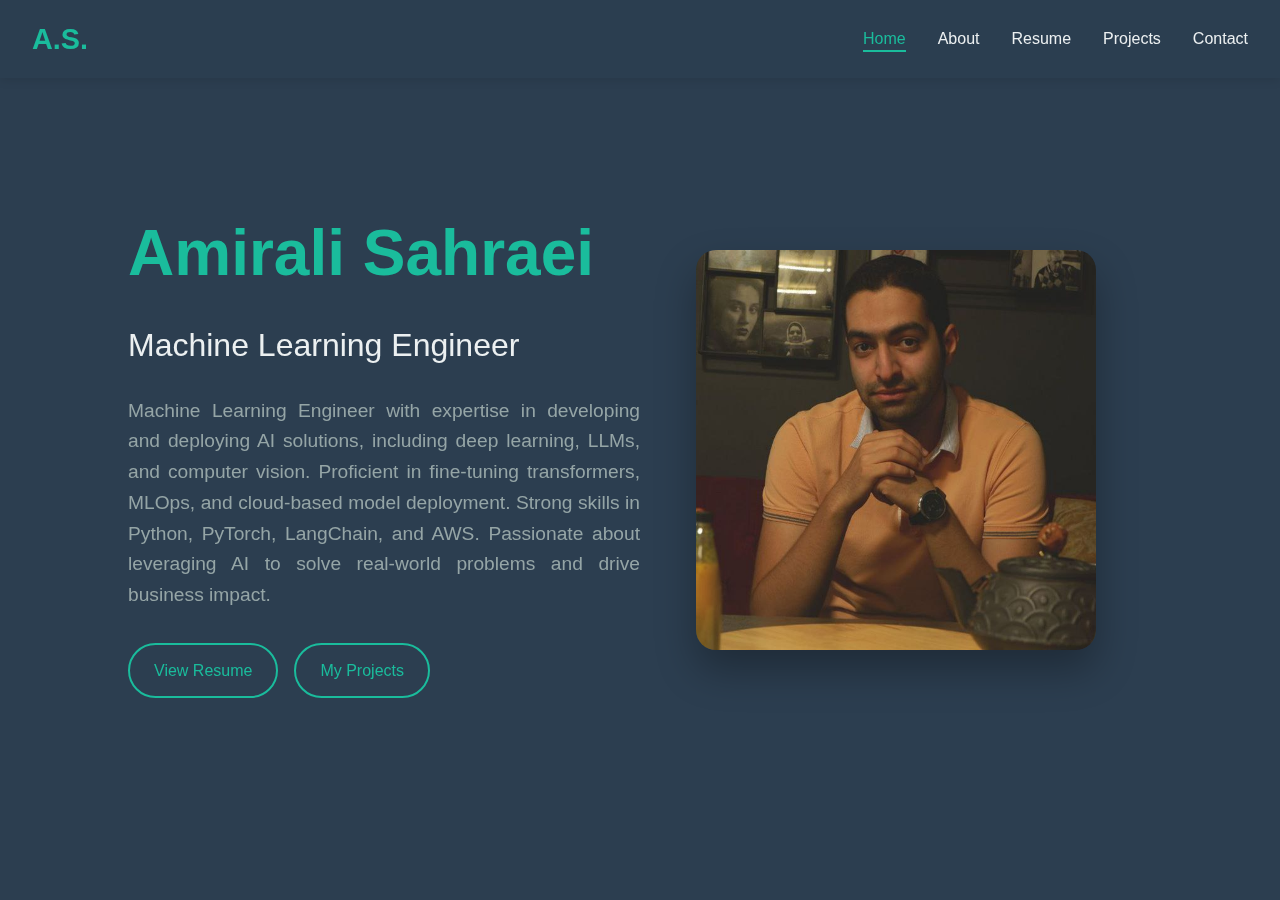
<file: index.html>
<!DOCTYPE html>
<html lang="en">
<head>
    <meta charset="UTF-8">
    <meta name="viewport" content="width=device-width, initial-scale=1.0">
    <title>Amirali Sahraei | ML Engineer</title>
    <link rel="stylesheet" href="assets/css/style.css">
    <link rel="stylesheet" href="assets/css/animations.css">
    <link rel="stylesheet" href="https://cdnjs.cloudflare.com/ajax/libs/font-awesome/6.4.0/css/all.min.css">
</head>
<body>
    <div id="particles-js"></div>
    
    <nav class="glass-nav">
        <div class="nav-brand">A.S.</div>
        <ul>
            <li><a href="index.html" class="active">Home</a></li>
            <li><a href="about.html">About</a></li>
            <li><a href="resume.html">Resume</a></li>
            <li><a href="projects.html">Projects</a></li>
            <li><a href="contact.html">Contact</a></li>
        </ul>
        <div class="menu-toggle">
            <i class="fas fa-bars"></i>
        </div>
    </nav>

    <section class="hero">
        <div class="hero-content">
            <h1 class="animate-typing"></h1>
            <h2 class="animate-slide-up"></h2>
            <p class="animate-fade-in"></p>
            <div class="hero-buttons">
                <a href="resume.html" class="btn-secondary animate-pulse">View Resume</a>
                <a href="projects.html" class="btn-secondary animate-pulse">My Projects</a>
            </div>
        </div>
        <div class="hero-image">
            <img src="assets/images/profile.png" alt="Amirali Sahraei" class="profile-img">
        </div>
    </section>

    <script src="assets/js/main.js"></script>
    <script src="assets/js/data.js"></script>
    <script src="assets/js/dynamic-loader.js"></script>
</body>
</html>
</file>
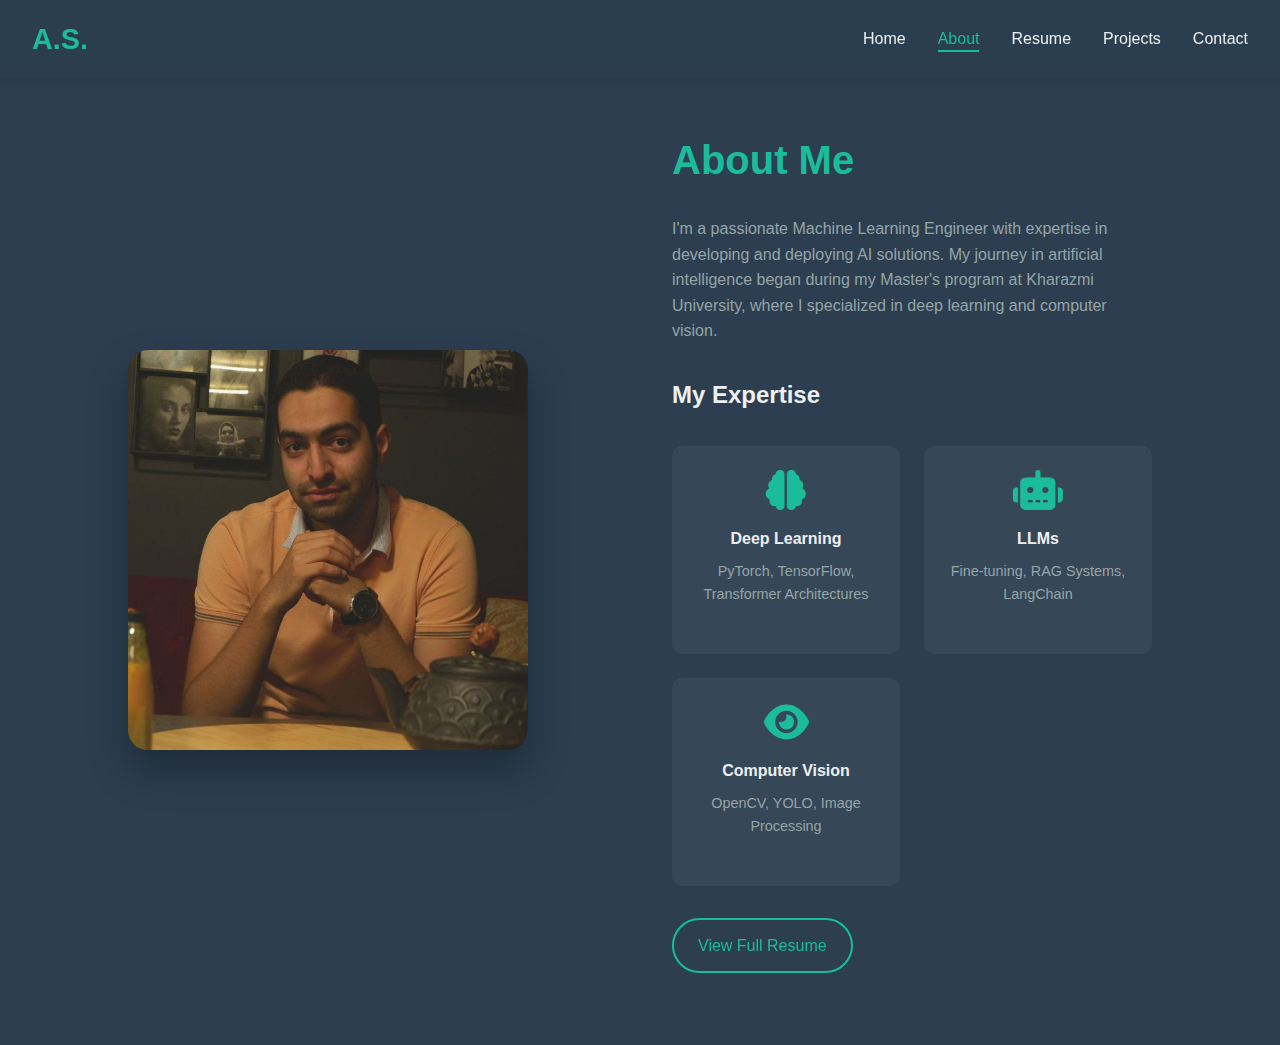
<file: about.html>
<!DOCTYPE html>
<html lang="en">
<head>
    <meta charset="UTF-8">
    <meta name="viewport" content="width=device-width, initial-scale=1.0">
    <title>About | Amirali Sahraei</title>
    <link rel="stylesheet" href="assets/css/style.css">
    <link rel="stylesheet" href="assets/css/animations.css">
    <link rel="stylesheet" href="https://cdnjs.cloudflare.com/ajax/libs/font-awesome/6.4.0/css/all.min.css">
</head>
<body>
    <div id="particles-js"></div>
    
    <nav class="glass-nav">
        <div class="nav-brand">A.S.</div>
        <ul>
            <li><a href="index.html">Home</a></li>
            <li><a href="about.html" class="active">About</a></li>
            <li><a href="resume.html">Resume</a></li>
            <li><a href="projects.html">Projects</a></li>
            <li><a href="contact.html">Contact</a></li>
        </ul>
        <div class="menu-toggle">
            <i class="fas fa-bars"></i>
        </div>
    </nav>

    <section class="about-section">
        <div class="about-container">
            <div class="about-image">
                <img id="about-profile-image" src="" alt="Amirali Sahraei">
            </div>
            <div class="about-content">
                <h2>About Me</h2>
                <p id="about-introduction"></p>
                
                <h3>My Expertise</h3>
                <div class="expertise-grid" id="expertise-container">
                    <!-- Expertise items will be dynamically loaded here -->
                </div>
                
                <a href="resume.html" class="btn-secondary animate-pulse">View Full Resume</a>
            </div>
        </div>
    </section>

    <script src="assets/js/main.js"></script>
    <script src="assets/js/data.js"></script>
    <script src="assets/js/dynamic-loader.js"></script>
</body>
</html>
</file>
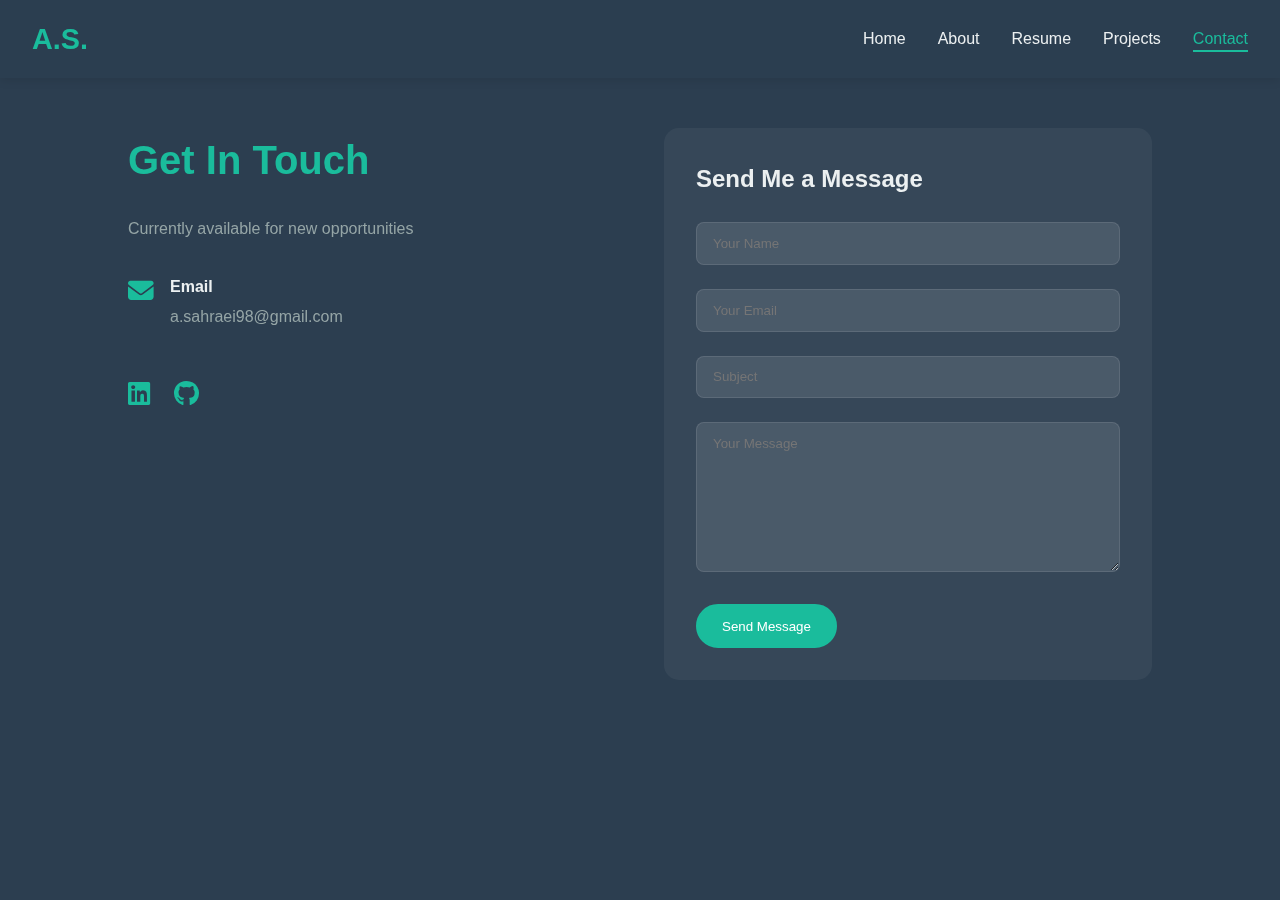
<file: contact.html>
<!DOCTYPE html>
<html lang="en">
<head>
    <meta charset="UTF-8">
    <meta name="viewport" content="width=device-width, initial-scale=1.0">
    <title>Contact | Amirali Sahraei</title>
    <link rel="stylesheet" href="assets/css/style.css">
    <link rel="stylesheet" href="assets/css/animations.css">
    <link rel="stylesheet" href="https://cdnjs.cloudflare.com/ajax/libs/font-awesome/6.4.0/css/all.min.css">
</head>
<body>
    <div id="particles-js"></div>
    
    <nav class="glass-nav">
        <div class="nav-brand">A.S.</div>
        <ul>
            <li><a href="index.html">Home</a></li>
            <li><a href="about.html">About</a></li>
            <li><a href="resume.html">Resume</a></li>
            <li><a href="projects.html">Projects</a></li>
            <li><a href="contact.html" class="active">Contact</a></li>
        </ul>
        <div class="menu-toggle">
            <i class="fas fa-bars"></i>
        </div>
    </nav>

    <section class="contact-section">
        <div class="contact-container">
            <div class="contact-info">
                <h2>Get In Touch</h2>
                <p id="availability"></p>
                
                <div class="info-items-container">
                    <!-- Email -->
                    <div class="info-item">
                        <i class="fas fa-envelope"></i>
                        <div class="info-content">
                            <h4>Email</h4>
                            <a href="" id="email-link"></a>
                        </div>
                    </div>
                    
                    <!-- Phone -->
                    <!-- <div class="info-item">
                        <i class="fas fa-phone"></i>
                        <div class="info-content">
                            <h4>Phone</h4>
                            <a href="" id="phone-link"></a>
                        </div>
                    </div> -->
                    
                    <!-- Social Links -->
                    <div class="info-item">
                        <div class="social-icons" id="social-links">
                            <!-- Social links will be dynamically loaded here -->
                        </div>
                    </div>
                </div>

                <!-- Locations Section -->
                <!-- <div class="location-info">
                    <h4>Locations & Availability</h4>
                    <div id="locations-container">
                    </div>
                    <div id="working-hours-container">
                    </div>
                </div> -->
            </div>
            
            <div class="contact-form">
                <h3>Send Me a Message</h3>
                <form id="contactForm">
                    <div class="form-group">
                        <input type="text" id="name" placeholder="Your Name" required>
                    </div>
                    <div class="form-group">
                        <input type="email" id="email" placeholder="Your Email" required>
                    </div>
                    <div class="form-group">
                        <input type="text" id="subject" placeholder="Subject">
                    </div>
                    <div class="form-group">
                        <textarea id="message" rows="5" placeholder="Your Message" required></textarea>
                    </div>
                    <button type="submit" class="btn-primary">Send Message</button>
                </form>
            </div>
        </div>
    </section>

    <script src="assets/js/main.js"></script>
    <script src="assets/js/data.js"></script>
    <script src="assets/js/dynamic-loader.js"></script>

</body>
</html>
</file>
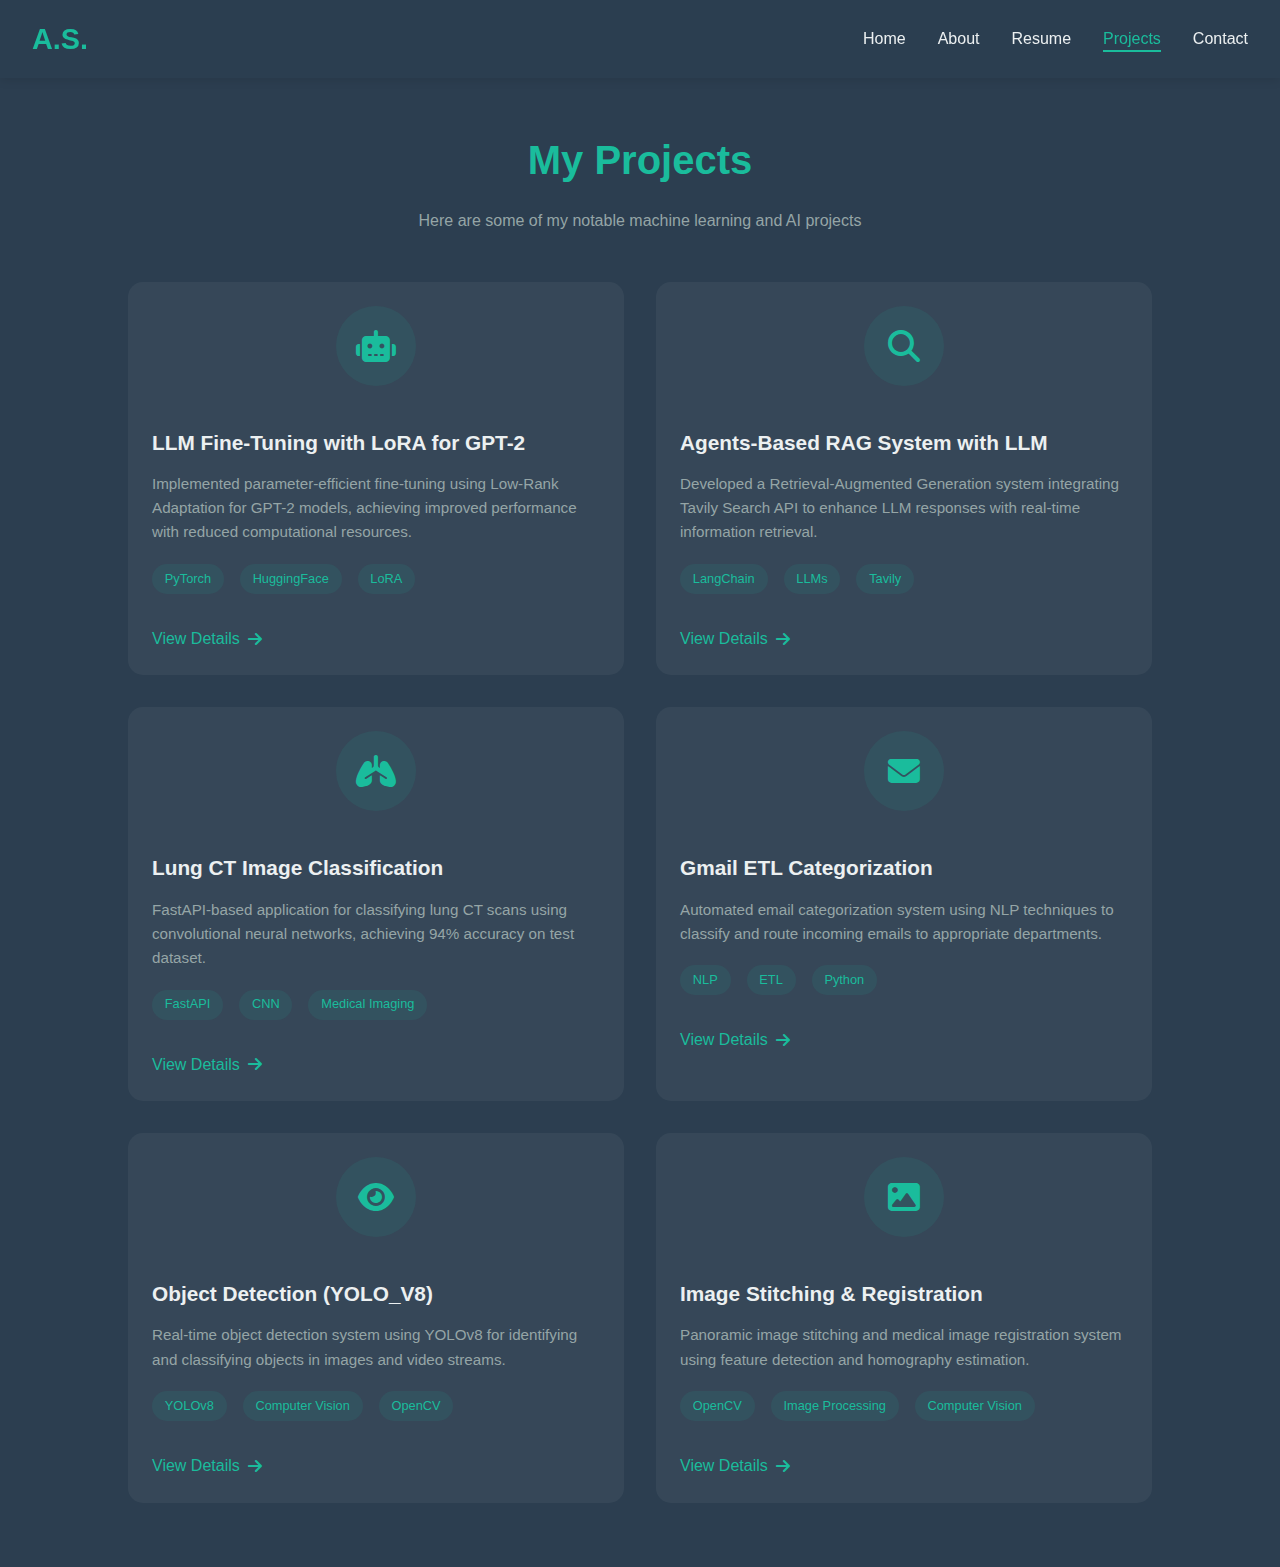
<file: projects.html>
<!DOCTYPE html>
<html lang="en">
<head>
    <meta charset="UTF-8">
    <meta name="viewport" content="width=device-width, initial-scale=1.0">
    <title>Projects | Amirali Sahraei</title>
    
    <!-- Stylesheets -->
    <link rel="stylesheet" href="assets/css/style.css">
    <link rel="stylesheet" href="assets/css/animations.css">
    <link rel="stylesheet" href="https://cdnjs.cloudflare.com/ajax/libs/font-awesome/6.4.0/css/all.min.css">
</head>
<body>
    <!-- Background Particles -->
    <div id="particles-js"></div>
    
    <!-- Navigation Bar -->
    <nav class="glass-nav">
        <div class="nav-brand">A.S.</div>
        <ul>
            <li><a href="index.html">Home</a></li>
            <li><a href="about.html">About</a></li>
            <li><a href="resume.html">Resume</a></li>
            <li><a href="projects.html" class="active">Projects</a></li>
            <li><a href="contact.html">Contact</a></li>
        </ul>
        <div class="menu-toggle">
            <i class="fas fa-bars"></i>
        </div>
    </nav>

    <!-- Projects Section -->
    <section class="projects-section">
        <div class="section-header">
            <h2>My Projects</h2>
            <p>Here are some of my notable machine learning and AI projects</p>
        </div>
        
        <div class="projects-grid">
            <!-- Dynamic content will be loaded here -->
        </div>
    </section>

    <!-- Scripts -->
    <script src="assets/js/main.js"></script>
    <script src="assets/js/data.js"></script>
    <script src="assets/js/dynamic-loader.js"></script>
</body>
</html>
</file>
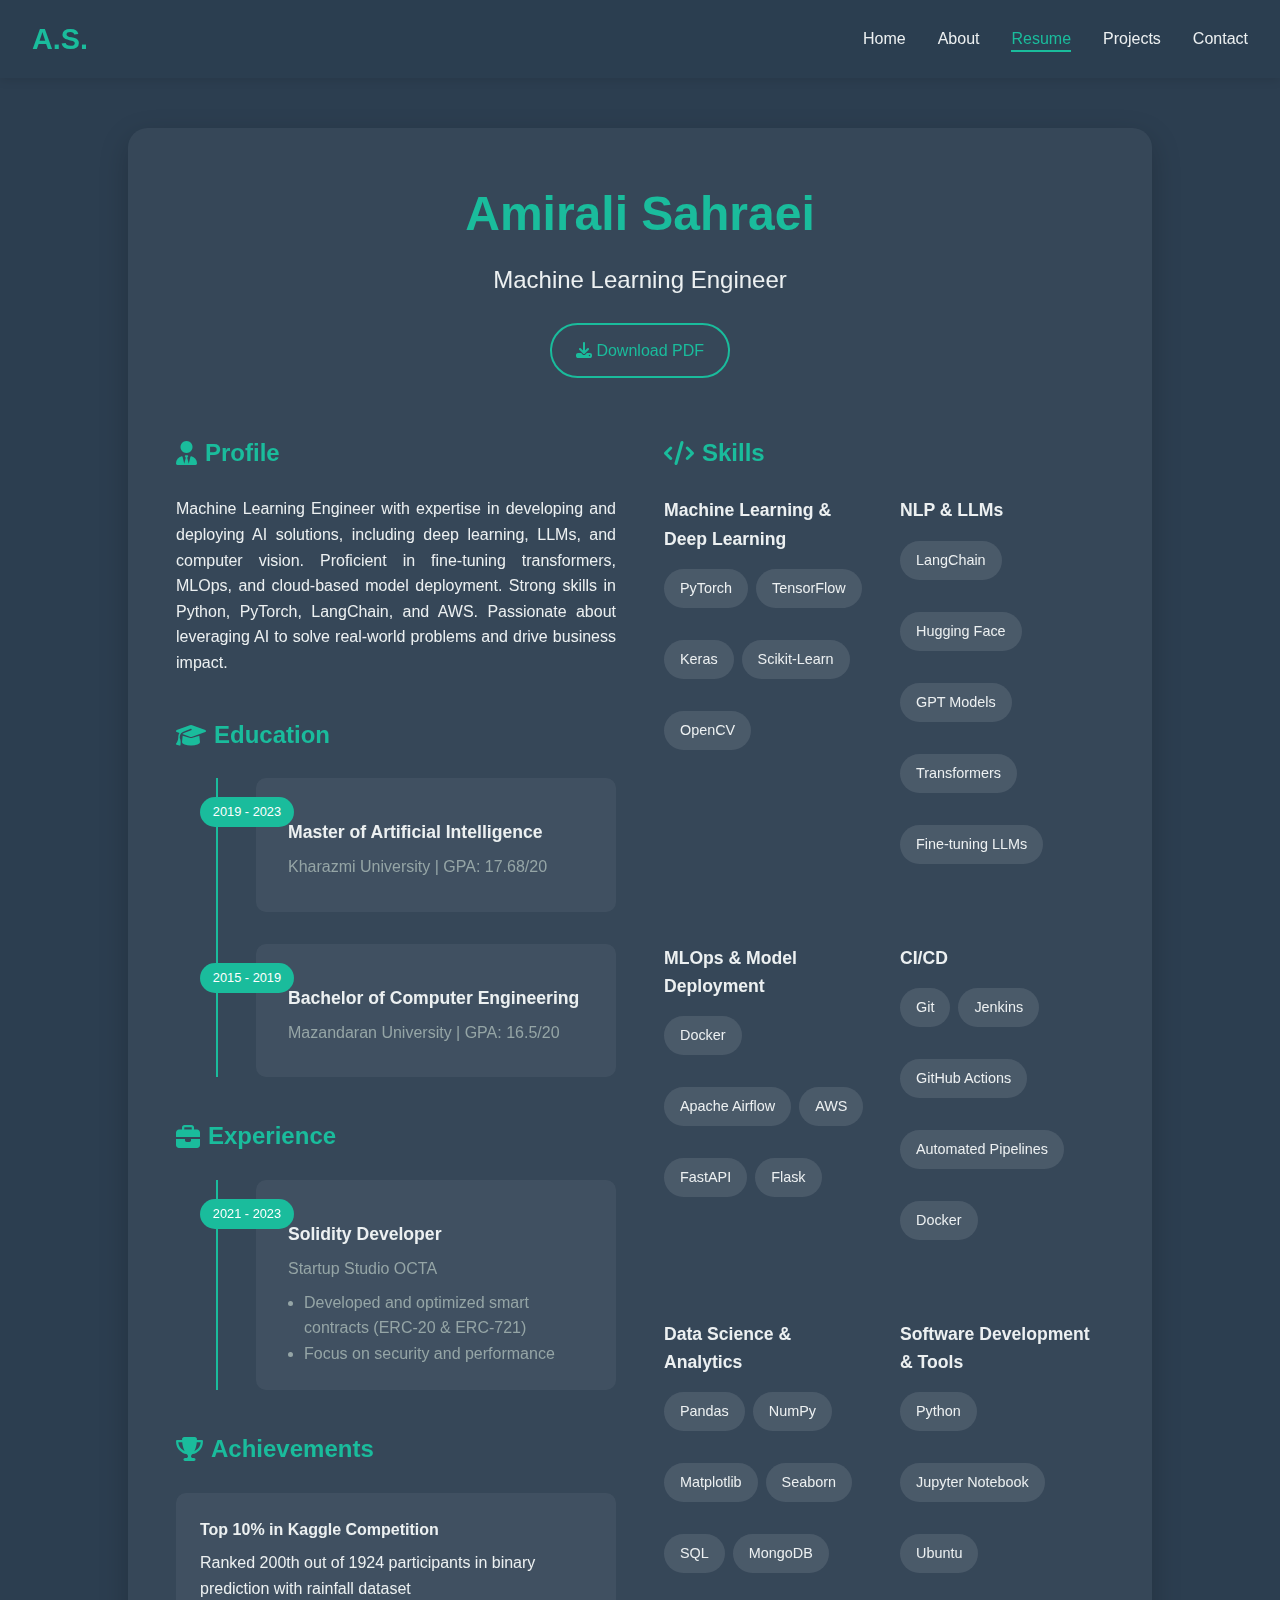
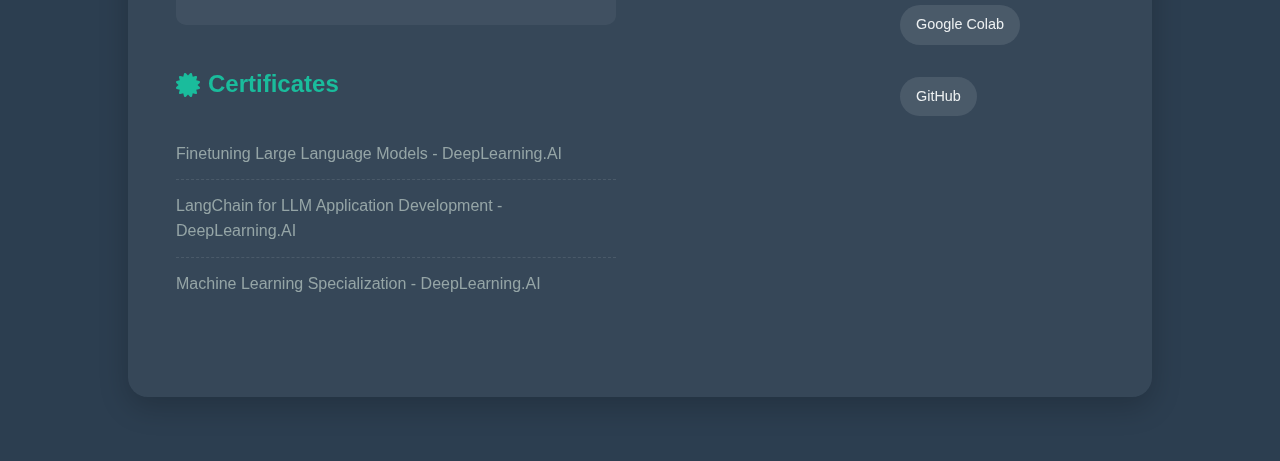
<file: resume.html>
<!DOCTYPE html>
<html lang="en">
<head>
    <meta charset="UTF-8">
    <meta name="viewport" content="width=device-width, initial-scale=1.0">
    <title>Resume | Amirali Sahraei</title>
    <link rel="stylesheet" href="assets/css/style.css">
    <link rel="stylesheet" href="assets/css/animations.css">
    <link rel="stylesheet" href="https://cdnjs.cloudflare.com/ajax/libs/font-awesome/6.4.0/css/all.min.css">
</head>
<body>
    <div id="particles-js"></div>
    
    <nav class="glass-nav">
        <div class="nav-brand">A.S.</div>
        <ul>
            <li><a href="index.html">Home</a></li>
            <li><a href="about.html">About</a></li>
            <li><a href="resume.html" class="active">Resume</a></li>
            <li><a href="projects.html">Projects</a></li>
            <li><a href="contact.html">Contact</a></li>
        </ul>
        <div class="menu-toggle">
            <i class="fas fa-bars"></i>
        </div>
    </nav>

    <section class="resume-section">
        <div class="resume-container">
            <div class="resume-header">
                <h1 id="resume-name"></h1>
                <h2 id="resume-title"></h2>
                <a href="assets/docs/Amirali_Sahraei_CV.pdf" download class="btn-secondary animate-pulse">
                    <i class="fas fa-download"></i> Download PDF
                </a>
            </div>
            
            <div class="resume-grid">
                <div class="resume-left">
                    <div class="resume-block" id="profile-section">
                        <h3><i class="fas fa-user-tie"></i> Profile</h3>
                        <p id="profile-bio"></p>
                    </div>
                    
                    <div class="resume-block" id="education-section">
                        <h3><i class="fas fa-graduation-cap"></i> Education</h3>
                        <div class="timeline" id="education-timeline">
                            <!-- Education items will be dynamically loaded here -->
                        </div>
                    </div>
                    
                    <div class="resume-block" id="experience-section">
                        <h3><i class="fas fa-briefcase"></i> Experience</h3>
                        <div class="timeline" id="experience-timeline">
                            <!-- Experience items will be dynamically loaded here -->
                        </div>
                    </div>
                    <div class="resume-block" id="achievements-section">
                        <h3><i class="fas fa-trophy"></i> Achievements</h3>
                        <div id="achievements-container">
                            <!-- Achievements will be dynamically loaded here -->
                        </div>
                    </div>
                    
                    <div class="resume-block" id="certificates-section">
                        <h3><i class="fas fa-certificate"></i> Certificates</h3>
                        <ul class="certificates-list">
                            <!-- Certificates will be dynamically loaded here -->
                        </ul>
                    </div>
                </div>
                
                <div class="resume-right">
                    <div class="resume-block" id="skills-section">
                        <h3><i class="fas fa-code"></i> Skills</h3>
                        <div class="skills-container">
                            <!-- Skills will be dynamically loaded here -->
                        </div>
                    </div>
                </div>
            </div>
        </div>
    </section>

    <script src="assets/js/main.js"></script>
    <script src="assets/js/data.js"></script>
    <script src="assets/js/dynamic-loader.js"></script>
</body>
</html>
</file>
<file: assets/css/style.css>
/* Base Styles */
:root {
    --primary: #2c3e50;
    --secondary: #1abc9c;
    --accent: #3498db;
    --light: #ecf0f1;
    --dark: #34495e;
    --gray: #95a5a6;
    --white: #ffffff;
    --black: #2c3e50;
}

* {
    margin: 0;
    padding: 0;
    box-sizing: border-box;
}

body {
    font-family: 'Segoe UI', Tahoma, Geneva, Verdana, sans-serif;
    background-color: var(--primary);
    color: var(--light);
    line-height: 1.6;
    overflow-x: hidden;
}

a {
    text-decoration: none;
    color: var(--secondary);
    transition: all 0.3s ease;
}

a:hover {
    color: var(--accent);
}

/* Navigation */
.glass-nav {
    background: rgba(44, 62, 80, 0.8);
    backdrop-filter: blur(10px);
    padding: 1rem 2rem;
    display: flex;
    justify-content: space-between;
    align-items: center;
    position: fixed;
    width: 100%;
    z-index: 1000;
    box-shadow: 0 2px 10px rgba(0, 0, 0, 0.1);
}

.nav-brand {
    font-size: 1.8rem;
    font-weight: 700;
    color: var(--secondary);
}

.glass-nav ul {
    display: flex;
    list-style: none;
}

.glass-nav ul li {
    margin-left: 2rem;
}

.glass-nav ul li a {
    color: var(--light);
    font-weight: 500;
    position: relative;
}

.glass-nav ul li a.active {
    color: var(--secondary);
}

.glass-nav ul li a:after {
    content: '';
    position: absolute;
    width: 0;
    height: 2px;
    background: var(--secondary);
    bottom: -5px;
    left: 0;
    transition: width 0.3s ease;
}

.glass-nav ul li a:hover:after,
.glass-nav ul li a.active:after {
    width: 100%;
}

.menu-toggle {
    display: none;
    cursor: pointer;
    font-size: 1.5rem;
    color: var(--light);
}

/* Hero Section */
.hero {
    display: flex;
    min-height: 100vh;
    align-items: center;
    padding: 0 10%;
    position: relative;
    overflow: hidden;
}

.hero-content {
    flex: 1;
    z-index: 1;
}

.hero-content h1 {
    font-size: 4rem;
    margin-bottom: 1rem;
    color: var(--secondary);
    font-weight: 700;
}

.hero-content h2 {
    font-size: 2rem;
    margin-bottom: 1.5rem;
    font-weight: 400;
    color: var(--light);
}

.hero-content p {
    font-size: 1.2rem;
    margin-bottom: 2rem;
    max-width: 600px;
    color: var(--gray);
}

.hero-buttons {
    display: flex;
    gap: 1rem;
}

.btn-primary {
    background: var(--secondary);
    color: var(--white);
    padding: 0.8rem 1.5rem;
    border-radius: 30px;
    display: inline-block;
    font-weight: 500;
    transition: all 0.3s ease;
    border: none;
    cursor: pointer;
}

.btn-primary:hover {
    transform: translateY(-3px);
    box-shadow: 0 10px 20px rgba(0, 0, 0, 0.2);
    background: var(--accent);
}

.btn-secondary {
    background: transparent;
    color: var(--secondary);
    padding: 0.8rem 1.5rem;
    border-radius: 30px;
    border: 2px solid var(--secondary);
    display: inline-block;
    font-weight: 500;
    transition: all 0.3s ease;
}

.btn-secondary:hover {
    background: var(--secondary);
    color: var(--white);
    transform: translateY(-3px);
    box-shadow: 0 10px 20px rgba(0, 0, 0, 0.1);
}

.hero-image {
    flex: 1;
    display: flex;
    justify-content: center;
    align-items: center;
    z-index: 1;
}

.profile-img {
    width: 100%;
    max-width: 400px;
    border-radius: 20px;
    box-shadow: 0 20px 40px rgba(0, 0, 0, 0.3);
    animation: float 6s ease-in-out infinite;
}

@keyframes float {
    0% { transform: translateY(0px); }
    50% { transform: translateY(-20px); }
    100% { transform: translateY(0px); }
}

/* About Section */
.about-section {
    padding: 8rem 10% 4rem;
    min-height: 100vh;
}

.about-container {
    display: flex;
    align-items: center;
    gap: 4rem;
}

.about-image {
    flex: 1;
}

.about-image img {
    width: 100%;
    max-width: 400px;
    border-radius: 20px;
    box-shadow: 0 20px 40px rgba(0, 0, 0, 0.3);
}

.about-content {
    flex: 1;
}

.about-content h2 {
    font-size: 2.5rem;
    margin-bottom: 1.5rem;
    color: var(--secondary);
}

.about-content h3 {
    font-size: 1.5rem;
    margin: 2rem 0 1rem;
    color: var(--light);
}

.about-content p {
    margin-bottom: 1.5rem;
    color: var(--gray);
}

.expertise-grid {
    display: grid;
    grid-template-columns: repeat(auto-fit, minmax(200px, 1fr));
    gap: 1.5rem;
    margin: 2rem 0;
}

.expertise-item {
    background: rgba(255, 255, 255, 0.05);
    padding: 1.5rem;
    border-radius: 10px;
    text-align: center;
    transition: all 0.3s ease;
}

.expertise-item:hover {
    transform: translateY(-5px);
    background: rgba(255, 255, 255, 0.1);
}

.expertise-item i {
    font-size: 2.5rem;
    color: var(--secondary);
    margin-bottom: 1rem;
}

.expertise-item h4 {
    margin-bottom: 0.5rem;
    color: var(--light);
}

.expertise-item p {
    font-size: 0.9rem;
    color: var(--gray);
}

/* Resume Section */
.resume-section {
    padding: 8rem 10% 4rem;
    min-height: 100vh;
}

.resume-container {
    background: rgba(255, 255, 255, 0.05);
    border-radius: 20px;
    padding: 3rem;
    backdrop-filter: blur(10px);
    box-shadow: 0 10px 30px rgba(0, 0, 0, 0.2);
}

.resume-header {
    text-align: center;
    margin-bottom: 3rem;
}

.resume-header h1 {
    font-size: 3rem;
    color: var(--secondary);
    margin-bottom: 0.5rem;
}

.resume-header h2 {
    font-size: 1.5rem;
    color: var(--light);
    font-weight: 400;
    margin-bottom: 1.5rem;
}

.btn-download {
    background: var(--secondary);
    color: var(--white);
    padding: 0.8rem 1.5rem;
    border-radius: 30px;
    display: inline-flex;
    align-items: center;
    gap: 0.5rem;
    font-weight: 500;
    transition: all 0.3s ease;
}

.btn-download:hover {
    background: var(--accent);
    transform: translateY(-3px);
    box-shadow: 0 10px 20px rgba(0, 0, 0, 0.2);
}

.resume-grid {
    display: grid;
    grid-template-columns: 1fr 1fr;
    gap: 3rem;
}

.resume-block {
    margin-bottom: 2.5rem;
}

.resume-block h3 {
    font-size: 1.5rem;
    color: var(--secondary);
    margin-bottom: 1.5rem;
    display: flex;
    align-items: center;
    gap: 0.5rem;
}

.timeline {
    position: relative;
    padding-left: 4rem; /* Increase left padding */
    margin-left: 1rem; /* Add margin from the left */
}

.timeline:before {
    content: '';
    position: absolute;
    left: 24px; /* Adjust line position */
    top: 0;
    height: 100%;
    width: 2px;
    background: var(--secondary);
}
.timeline-item {
    position: relative;
    margin-bottom: 2rem;
}

.timeline-item:last-child {
    margin-bottom: 0;
}

.timeline-date {
    position: absolute;
    left: -3.5rem; /* Move date further left */
    top: 1.2rem; /* Move date down more */
    background: var(--secondary);
    color: var(--white);
    padding: 0.3rem 0.8rem;
    border-radius: 20px;
    font-size: 0.8rem;
    font-weight: 500;
    white-space: nowrap;
}

.timeline-content {
    background: rgba(255, 255, 255, 0.05);
    padding: 2.5rem 1.5rem 1.5rem; /* Increase top padding */
    padding-left: 2rem;
    border-radius: 10px;
    transition: all 0.3s ease;
    margin-bottom: 1.5rem;
    margin-top: 0.5rem; /* Add top margin */
}

.timeline-content:hover {
    transform: translateX(10px);
    background: rgba(255, 255, 255, 0.1);
}

.timeline-content h4 {
    font-size: 1.1rem;
    color: var(--light);
    margin-bottom: 0.5rem;
}

.timeline-content p {
    color: var(--gray);
    margin-bottom: 0.5rem;
}

.timeline-content ul {
    margin-left: 1rem;
    color: var(--gray);
}

.skills-container {
    margin-top: 1.5rem;
}

.skill-item {
    margin-bottom: 1.5rem;
}

.skill-item h4 {
    margin-bottom: 0.5rem;
    color: var(--light);
}

.skill-bar {
    height: 8px;
    background: rgba(255, 255, 255, 0.1);
    border-radius: 10px;
    overflow: hidden;
}

.skill-level {
    height: 100%;
    background: var(--secondary);
    border-radius: 10px;
    width: 0;
    transition: width 1.5s ease;
}

.skill-level.animate {
    width: var(--level);
}

.achievement-item {
    background: rgba(255, 255, 255, 0.05);
    padding: 1.5rem;
    border-radius: 10px;
    margin-bottom: 1rem;
}

.achievement-item h4 {
    color: var(--light);
    margin-bottom: 0.5rem;
}

.certificates-list {
    list-style: none;
}

.certificates-list li {
    padding: 0.8rem 0;
    border-bottom: 1px dashed rgba(255, 255, 255, 0.1);
    color: var(--gray);
}

.certificates-list li:last-child {
    border-bottom: none;
}

/* Projects Section */
.projects-section {
    padding: 8rem 10% 4rem;
    min-height: 100vh;
}

.section-header {
    text-align: center;
    margin-bottom: 3rem;
}

.section-header h2 {
    font-size: 2.5rem;
    color: var(--secondary);
    margin-bottom: 1rem;
}

.section-header p {
    color: var(--gray);
    max-width: 700px;
    margin: 0 auto;
}

.projects-grid {
    display: grid;
    grid-template-columns: repeat(auto-fill, minmax(350px, 1fr));
    gap: 2rem;
}

.project-card {
    background: rgba(255, 255, 255, 0.05);
    border-radius: 15px;
    overflow: hidden;
    transition: all 0.3s ease;
}

.project-card:hover {
    transform: translateY(-10px);
    box-shadow: 0 15px 30px rgba(0, 0, 0, 0.3);
}

.project-image {
    height: 200px;
    overflow: hidden;
}

.project-image img {
    width: 100%;
    height: 100%;
    object-fit: cover;
    transition: transform 0.5s ease;
}

.project-card:hover .project-image img {
    transform: scale(1.1);
}

.project-content {
    padding: 1.5rem;
}

.project-content h3 {
    font-size: 1.3rem;
    margin-bottom: 0.8rem;
    color: var(--light);
}

.project-content p {
    color: var(--gray);
    margin-bottom: 1.2rem;
    font-size: 0.95rem;
}

.project-tech {
    display: flex;
    flex-wrap: wrap;
    gap: 0.5rem;
    margin-bottom: 1.5rem;
}

.project-tech span {
    background: rgba(26, 188, 156, 0.2);
    color: var(--secondary);
    padding: 0.3rem 0.8rem;
    border-radius: 20px;
    font-size: 0.8rem;
}

.btn-project {
    display: inline-block;
    color: var(--secondary);
    font-weight: 500;
    transition: all 0.3s ease;
    display: flex;
    align-items: center;
    gap: 0.5rem;
}

.btn-project:hover {
    color: var(--accent);
    gap: 1rem;
}

/* Contact Section */
.contact-section {
    padding: 8rem 10% 4rem;
    min-height: 100vh;
}

.contact-container {
    display: grid;
    grid-template-columns: 1fr 1fr;
    gap: 3rem;
}

.contact-info {
    padding-right: 2rem;
}

.contact-info h2 {
    font-size: 2.5rem;
    color: var(--secondary);
    margin-bottom: 1.5rem;
}

.contact-info p {
    color: var(--gray);
    margin-bottom: 2rem;
}

.info-item {
    display: flex;
    align-items: flex-start;
    gap: 1rem;
    margin-bottom: 1.5rem;
}

.info-item i {
    font-size: 1.6rem;
    color: var(--secondary);
    margin-top: 0.3rem;
}

.info-content h4 {
    color: var(--light);
    margin-bottom: 0.3rem;
}

.info-content p, .info-content a {
    color: var(--gray);
}

.contact-form {
    background: rgba(255, 255, 255, 0.05);
    padding: 2rem;
    border-radius: 15px;
    backdrop-filter: blur(10px);
}

.contact-form h3 {
    font-size: 1.5rem;
    color: var(--light);
    margin-bottom: 1.5rem;
}

.form-group {
    margin-bottom: 1.5rem;
}

.form-group input,
.form-group textarea {
    width: 100%;
    padding: 0.8rem 1rem;
    background: rgba(255, 255, 255, 0.1);
    border: 1px solid rgba(255, 255, 255, 0.1);
    border-radius: 8px;
    color: var(--light);
    font-family: inherit;
    transition: all 0.3s ease;
}

.form-group input:focus,
.form-group textarea:focus {
    outline: none;
    border-color: var(--secondary);
    background: rgba(255, 255, 255, 0.15);
}

.form-group textarea {
    resize: vertical;
    min-height: 150px;
}

/* Animations */
@keyframes typing {
    from { width: 0 }
    to { width: 100% }
}

@keyframes slideUp {
    from { transform: translateY(50px); opacity: 0 }
    to { transform: translateY(0); opacity: 1 }
}

@keyframes fadeIn {
    from { opacity: 0 }
    to { opacity: 1 }
}

@keyframes pulse {
    0% { transform: scale(1) }
    50% { transform: scale(1.05) }
    100% { transform: scale(1) }
}

.animate-typing {
    overflow: hidden;
    white-space: nowrap;
    animation: typing 3.5s steps(40, end);
}

.animate-slide-up {
    animation: slideUp 1s ease-out forwards;
}

.animate-fade-in {
    animation: fadeIn 2s ease-in forwards;
    text-align: justify;
    text-justify: inter-word;
}

.animate-pulse {
    animation: pulse 2s infinite;
}

/* Particles Background */
#particles-js {
    position: fixed;
    width: 100%;
    height: 100%;
    top: 0;
    left: 0;
    z-index: 0;
}

/* Responsive Design */
@media (max-width: 992px) {

    .about-container {
        grid-template-columns: 1fr;
        gap: 2rem;
    }

    .about-image {
        display: none; /* Hide the profile picture */
    }

    .about-content {
        width: 100%; /* Make content full width */
    }

    .expertise-grid {
        grid-template-columns: repeat(auto-fit, minmax(250px, 1fr)); /* Adjust grid for better responsive layout */
    }

    .contact-container {
        grid-template-columns: 1fr;
    }
    
    .resume-container {
        padding: 2rem 1.5rem; /* Reduce padding on larger tablets */
    }
    
    .resume-grid {
        grid-template-columns: 1fr;
        gap: 2rem;
    }
    
    .hero {
        flex-direction: column;
        padding-top: 6rem;
        text-align: center;
        gap: 3rem; /* Add spacing between hero content and image */
    }
    
    .hero-buttons {
        justify-content: center;
        margin-bottom: 2rem; /* Add bottom margin to buttons */
    }
    
    .hero-image {
        margin-top: 2rem; /* Add top margin to image container */
    }
    
    .contact-info {
        padding-right: 0;
        margin-bottom: 3rem;
    }
}

@media (max-width: 768px) {
    .menu-toggle {
        display: block;
    }
    
    .glass-nav ul {
        position: fixed;
        top: 70px;
        left: -100%;
        width: 100%;
        height: calc(100vh - 70px);
        background: var(--primary);
        flex-direction: column;
        align-items: center;
        padding-top: 2rem;
        transition: all 0.3s ease;
    }
    
    .glass-nav ul.active {
        left: 0;
    }
    
    .glass-nav ul li {
        margin: 1rem 0;
    }
    
    .hero-content h1 {
        font-size: 2.5rem;
    }
    
    .hero-content h2 {
        font-size: 1.5rem;
    }
    
    .projects-grid {
        grid-template-columns: 1fr;
    }

    .hero {
        gap: 4rem; /* Increase gap for smaller screens */
    }
    
    .profile-img {
        max-width: 300px; /* Make image slightly smaller on mobile */
    }
    
    .hero-buttons {
        margin-bottom: 1rem; /* Adjust button margin for mobile */
    }

    .resume-section {
        padding: 6rem 5% 3rem; /* Reduce outer section padding */
    }
    
    .resume-container {
        padding: 1.5rem 1rem; /* Reduce container padding */
        margin: 0 auto;
        max-width: 95%; /* Prevent content from touching edges */
    }

    .timeline {
        padding-left: 3.5rem; /* Adjust padding for mobile */
    }
    
    .timeline:before {
        left: 12px; /* Adjust line position for mobile */
    }
    
    .timeline-content {
        padding: 2rem 1.2rem 1.2rem; /* Adjust padding for mobile */
        padding-left: 1.5rem;
        margin-left: 0.5rem;
        margin-top: 0.8rem; /* Increase top margin for mobile */
    }
    
    .timeline-date {
        left: -3rem;
        top: 0.2rem; /* Adjust date position */
    }
    
    .resume-block {
        margin-bottom: 2rem; /* Add more space between blocks */
    }
}

/* Utility Classes */
.text-center {
    text-align: center;
}

.mt-1 { margin-top: 1rem; }
.mt-2 { margin-top: 2rem; }
.mt-3 { margin-top: 3rem; }

.mb-1 { margin-bottom: 1rem; }
.mb-2 { margin-bottom: 2rem; }
.mb-3 { margin-bottom: 3rem; }

/* Form Success Message */
.form-success {
    display: none;
    background: rgba(46, 204, 113, 0.2);
    color: #2ecc71;
    padding: 1rem;
    border-radius: 8px;
    margin-top: 1rem;
    text-align: center;
}

.form-success.show {
    display: block;
    animation: fadeIn 0.5s ease;
}

/* Project Cards with Icons */
.project-icon {
    background: rgba(26, 188, 156, 0.1);
    width: 80px;
    height: 80px;
    border-radius: 50%;
    display: flex;
    align-items: center;
    justify-content: center;
    margin: 1.5rem auto 1rem; /* Updated margin: top | horizontal | bottom */
    font-size: 2rem;
    color: var(--secondary);
    transition: all 0.3s ease;
}

.project-card:hover .project-icon {
    background: rgba(26, 188, 156, 0.2);
    transform: scale(1.1) rotate(10deg);
}

.project-tech span {
    background: rgba(26, 188, 156, 0.1);
    color: var(--secondary);
    padding: 0.3rem 0.8rem;
    border-radius: 20px;
    font-size: 0.8rem;
    display: inline-block;
    margin-right: 0.5rem;
    margin-bottom: 0.5rem;
}

.btn-project i {
    transition: all 0.3s ease;
}

.btn-project:hover i {
    transform: translateX(5px);
}

/* Add this to your existing CSS (style.css) */

/* Enhanced Button Styles */
.btn-primary, .btn-secondary {
    position: relative;
    overflow: hidden;
    transition: all 0.4s ease;
    z-index: 1;
}

.btn-primary {
    background: var(--secondary);
    color: var(--white);
    border: 2px solid var(--secondary);
}

.btn-secondary {
    background: transparent;
    color: var(--secondary);
    border: 2px solid var(--secondary);
}

/* Hover Effects */
.btn-primary:hover, .btn-secondary:hover {
    transform: translateY(-5px);
    box-shadow: 0 10px 20px rgba(26, 188, 156, 0.3);
}

/* Primary Button Hover */
.btn-primary::before {
    content: '';
    position: absolute;
    top: 0;
    left: -100%;
    width: 100%;
    height: 100%;
    background: var(--accent);
    transition: all 0.4s ease;
    z-index: -1;
}

.btn-primary:hover::before {
    left: 0;
}

/* Secondary Button Hover */
.btn-secondary::before {
    content: '';
    position: absolute;
    top: 0;
    left: -100%;
    width: 100%;
    height: 100%;
    background: var(--secondary);
    transition: all 0.4s ease;
    z-index: -1;
}

.btn-secondary:hover {
    color: var(--white);
}

.btn-secondary:hover::before {
    left: 0;
}

/* Pulse Animation */
@keyframes pulse-glow {
    0% { box-shadow: 0 0 0 0 rgba(26, 188, 156, 0.7); }
    70% { box-shadow: 0 0 0 10px rgba(26, 188, 156, 0); }
    100% { box-shadow: 0 0 0 0 rgba(26, 188, 156, 0); }
}

.animate-pulse {
    animation: pulse-glow 2s infinite;
}

/* Optional: Add transition delay for secondary button */
.btn-secondary {
    transition-delay: 0.1s;
}

.skills-container {
    display: grid;
    grid-template-columns: repeat(2, 1fr);
    gap: 2rem;
}

.skills-category {
    margin-bottom: 1.5rem;
}

.skills-category h4 {
    color: var(--primary-color);
    margin-bottom: 1rem;
    font-size: 1.1rem;
}

.skills-list {
    display: flex;
    flex-wrap: wrap;
    gap: 0.5rem;
}

.skill-item {
    background: rgba(255, 255, 255, 0.1);
    padding: 0.5rem 1rem;
    border-radius: 20px;
    font-size: 0.9rem;
}

.skill-item span {
    color: var(--text-color);
}

.skills-category h4 {
    margin-bottom: 1rem;
    color: var(--primary-color);
}

#profile-bio {
    text-align: justify;
    text-justify: inter-word;
}

@media (max-width: 768px) {
    .skills-container {
        grid-template-columns: 1fr;
    }
}

/* Enable text selection on contact info */
.contact-info, 
.contact-info *,
.info-item, 
.info-item * {
    user-select: text !important;
    -webkit-user-select: text !important;
}

/* Push particles behind content */
#particles-js {
    z-index: 0 !important;
    pointer-events: none;
}

/* Ensure contact content is above particles */
.contact-container {
    position: relative;
    z-index: 1;
}

/* Social Icons */
.social-icons {
    display: flex;
    gap: 1.5rem;
    margin-top: 1rem;
}

.social-icons a {
    color: var(--light);
    font-size: 1.8rem;
    transition: all 0.3s ease;
}

.social-icons a:hover {
    color: var(--secondary);
    transform: translateY(-3px);
}

.social-icons a::after {
    content: attr(aria-label);
    position: absolute;
    bottom: -30px;
    left: 50%;
    transform: translateX(-50%);
    background: var(--dark);
    color: white;
    padding: 0.3rem 0.8rem;
    border-radius: 4px;
    font-size: 0.8rem;
    opacity: 0;
    transition: opacity 0.3s;
    white-space: nowrap;
}

.social-icons a:hover::after {
    opacity: 1;
}

/* Hide the old social links container */
#social-links-container {
    display: none;
}
</file>
<file: assets/css/animations.css>
@keyframes typing {
    from { width: 0 }
    to { width: 100% }
}

@keyframes slideUp {
    from { transform: translateY(50px); opacity: 0 }
    to { transform: translateY(0); opacity: 1 }
}

@keyframes fadeIn {
    from { opacity: 0 }
    to { opacity: 1 }
}

@keyframes pulse {
    0% { transform: scale(1) }
    50% { transform: scale(1.05) }
    100% { transform: scale(1) }
}

.animate-typing {
    overflow: hidden;
    white-space: nowrap;
    animation: typing 3.5s steps(40, end);
}

.animate-slide-up {
    animation: slideUp 1s ease-out forwards;
}

.animate-fade-in {
    animation: fadeIn 2s ease-in forwards;
}

.animate-pulse {
    animation: pulse 2s infinite;
}
</file>
